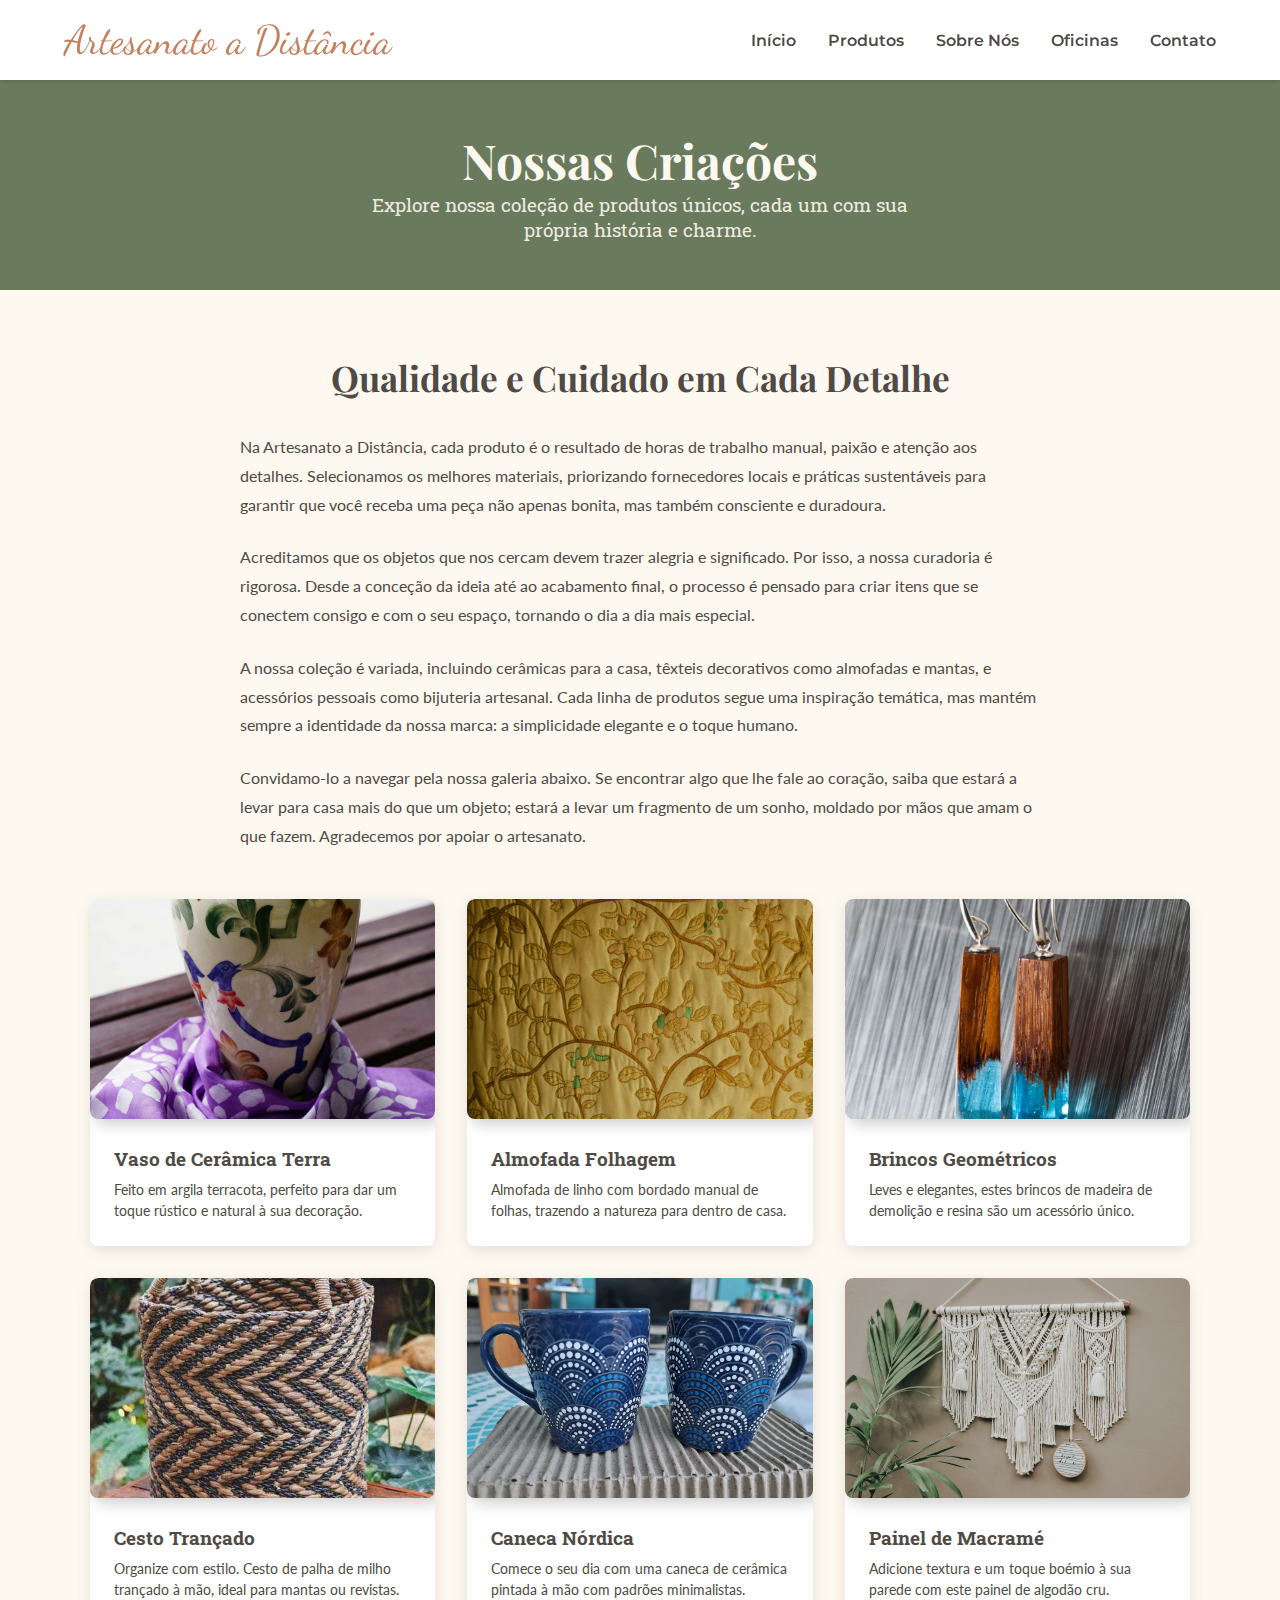
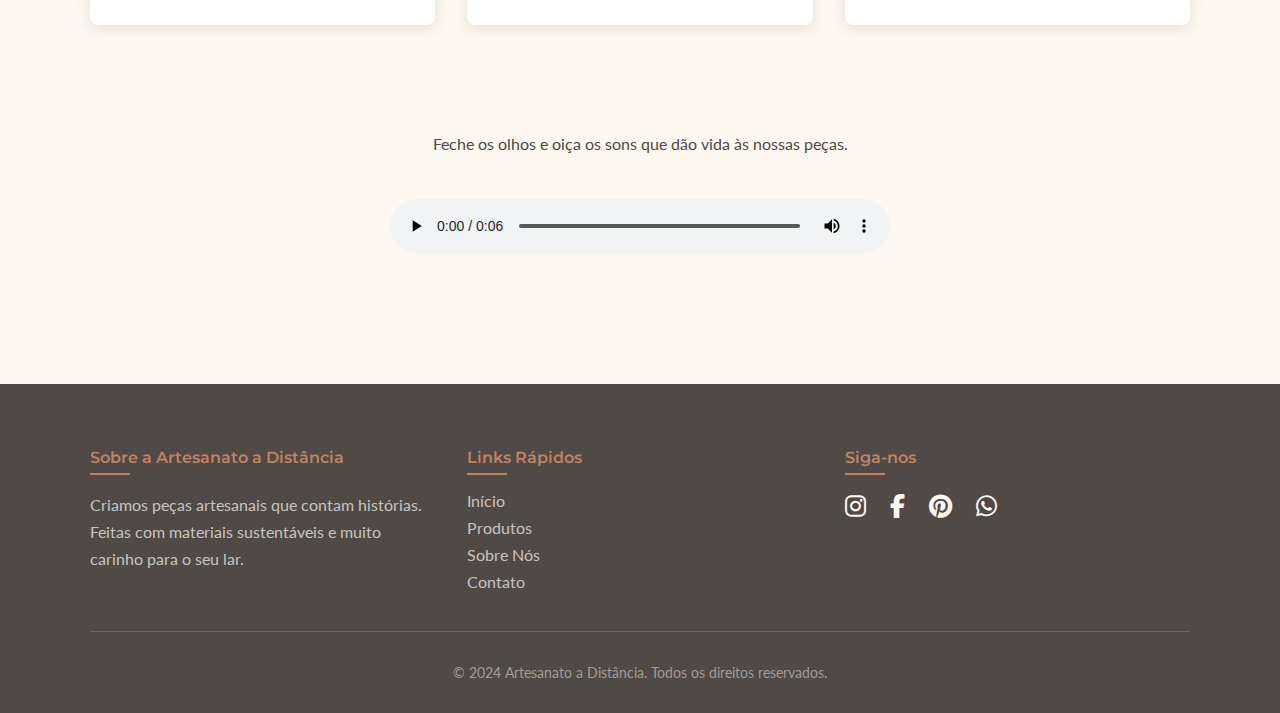
<file: paginas/produtos.html>
<!DOCTYPE html>
<html lang="pt-BR">


<head>
    <meta charset="UTF-8">
    <meta name="viewport" content="width=device-width, initial-scale=1.0">
    
    
    <title>Produtos - Artesanato</title>
    
    <link rel="stylesheet" href="../estilos/style.css"> 
    <link rel="stylesheet" href="https://cdnjs.cloudflare.com/ajax/libs/font-awesome/6.5.1/css/all.min.css" ... >


    <link rel="icon" type="image/png" href="../imagens/logo.jpg">


</head>
<body>

    <header>
        <nav>
            <a href="../index.html" class="logo">Artesanato a Distância</a> 
            <ul>  
                <li><a href="../index.html">Início</a></li> 
                <li><a href="produtos.html">Produtos</a></li> 
                <li><a href="sobre.html">Sobre Nós</a></li>
                <li><a href="oficinas.html">Oficinas</a></li>
                <li><a href="contato.html">Contato</a></li>
            </ul>
        </nav>
    </header>


    <main>
        <div class="pagina-cabecalho">
            <div class="container">
                <h1>Nossas Criações</h1>
                <p>Explore nossa coleção de produtos únicos, cada um com sua própria história e charme.</p>
            </div>
        </div>

        <section class="secao-conteudo">
            <div class="container">
                
                <h2>Qualidade e Cuidado em Cada Detalhe</h2>
                <p>Na Artesanato a Distância, cada produto é o resultado de horas de trabalho manual, paixão e atenção aos detalhes. Selecionamos os melhores materiais, priorizando fornecedores locais e práticas sustentáveis para garantir que você receba uma peça não apenas bonita, mas também consciente e duradoura.</p>
                <p>Acreditamos que os objetos que nos cercam devem trazer alegria e significado. Por isso, a nossa curadoria é rigorosa. Desde a conceção da ideia até ao acabamento final, o processo é pensado para criar itens que se conectem consigo e com o seu espaço, tornando o dia a dia mais especial.</p>
                <p>A nossa coleção é variada, incluindo cerâmicas para a casa, têxteis decorativos como almofadas e mantas, e acessórios pessoais como bijuteria artesanal. Cada linha de produtos segue uma inspiração temática, mas mantém sempre a identidade da nossa marca: a simplicidade elegante e o toque humano.</p>
                <p>Convidamo-lo a navegar pela nossa galeria abaixo. Se encontrar algo que lhe fale ao coração, saiba que estará a levar para casa mais do que um objeto; estará a levar um fragmento de um sonho, moldado por mãos que amam o que fazem. Agradecemos por apoiar o artesanato.</p>

                <div class="galeria-grid">
                    
                    <div class="galeria-item">
                        <img src="../imagens/vaso ceramica.jpg">
                        <div class="galeria-texto">
                            <h3>Vaso de Cerâmica Terra</h3>
                            <p>Feito em argila terracota, perfeito para dar um toque rústico e natural à sua decoração.</p>
                        </div>
                    </div>

                    <div class="galeria-item">
                        <img src="../imagens/almofada.jpg">
                        <div class="galeria-texto">
                            <h3>Almofada Folhagem</h3>
                            <p>Almofada de linho com bordado manual de folhas, trazendo a natureza para dentro de casa.</p>
                        </div>
                    </div>

                    <div class="galeria-item">
                        <img src="../imagens/brincos madera.jpg">
                        <div class="galeria-texto">
                            <h3>Brincos Geométricos</h3>
                            <p>Leves e elegantes, estes brincos de madeira de demolição e resina são um acessório único.</p>
                        </div>
                    </div>

                    <div class="galeria-item">
                        <img src="../imagens/cesto palha.jpg">
                        <div class="galeria-texto">
                            <h3>Cesto Trançado</h3>
                            <p>Organize com estilo. Cesto de palha de milho trançado à mão, ideal para mantas ou revistas.</p>
                        </div>
                    </div>

                    <div class="galeria-item">
                        <img src="../imagens/caneca pintada.jpg">
                        <div class="galeria-texto">
                            <h3>Caneca Nórdica</h3>
                            <p>Comece o seu dia com uma caneca de cerâmica pintada à mão com padrões minimalistas.</p>
                        </div>
                    </div>

                    <div class="galeria-item">
                        <img src="../imagens/macrame parede.jpg">
                        <div class="galeria-texto">
                            <h3>Painel de Macramé</h3>
                            <p>Adicione textura e um toque boémio à sua parede com este painel de algodão cru.</p>
                        </div>
                    </div>
                </div>

                <div class="media-container">
                    <h3>Sons da Oficina</h3>
                    <p>Feche os olhos e oiça os sons que dão vida às nossas peças.</p>
                    <audio controls>
                        <source src="../mideas/som artesanato.mp3" type="audio/mpeg">
                        O seu navegador não suporta a tag de áudio.
                    </audio>
                </div>
            </div>
        </section>
    </main>


    <footer>
        <div class="container">
            <div class="footer-grid">
                <div class="footer-col">
                    <h4>Sobre a Artesanato a Distância</h4>
                    <p>Criamos peças artesanais que contam histórias. Feitas com materiais sustentáveis e muito carinho para o seu lar.</p>
                </div>

                <div class="footer-col">
                    <h4>Links Rápidos</h4>
                    <ul>
                        <li><a href="index.html">Início</a></li>
                        <li><a href="paginas/produtos.html">Produtos</a></li>
                        <li><a href="paginas/sobre.html">Sobre Nós</a></li>
                        <li><a href="paginas/contato.html">Contato</a></li>
                    </ul>
                </div>

                <div class="footer-col">
                    <h4>Siga-nos</h4>
                    <div class="social-icons">
                        <a href="#" aria-label="Instagram"><i class="fa-brands fa-instagram"></i></a>
                        <a href="#" aria-label="Facebook"><i class="fa-brands fa-facebook-f"></i></a>
                        <a href="#" aria-label="Pinterest"><i class="fa-brands fa-pinterest"></i></a>
                        <a href="#" aria-label="WhatsApp"><i class="fa-brands fa-whatsapp"></i></a>
                    </div>
                </div>
            </div>
            <div class="footer-copy">
                <p>&copy; 2024 Artesanato a Distância. Todos os direitos reservados.</p>
            </div>
        </div>
    </footer>

</body>
</html>
</file>
<file: estilos/style.css>
@import url('https://fonts.googleapis.com/css2?family=Playfair+Display:wght@700&family=Montserrat:wght@400;600&family=Lato:wght@400;700&family=Dancing+Script:wght@500&family=Roboto+Slab:wght@300&display=swap');


:root {
   
    --cor-fundo: #fdf8f0;      
    --cor-texto: #4f4a45;      
    --cor-destaque: #c08261;    
    --cor-menu-branco: #ffffff;
    --cor-detalhes: #6a7a5c;   

    /* Fontes */
    --fonte-logo: 'Dancing Script', cursive;
    --fonte-titulos: 'Playfair Display', serif;
    --fonte-subtitulos: 'Roboto Slab', serif;
    --fonte-corpo: 'Lato', sans-serif;
    --fonte-menu: 'Montserrat', sans-serif;
}

* {
    margin: 0;
    padding: 0;
    box-sizing: border-box;
}

body {
    font-family: var(--fonte-corpo);
    background-color: var(--cor-fundo);
    color: var(--cor-texto);
}



header {
    background-color: var(--cor-menu-branco);
    padding: 1rem 0; 
    box-shadow: 0 2px 5px rgba(0, 0, 0, 0.1); 
    position: sticky; 
    top: 0;
    z-index: 100; 
}

nav {
    width: 90%;
    max-width: 1200px;
    margin: 0 auto; 
    display: flex; 
    justify-content: space-between; 
    align-items: center; 
}

.logo {
    font-family: var(--fonte-logo);
    font-size: 2.5rem;
    color: var(--cor-destaque);
    text-decoration: none;
}

nav ul {
    list-style: none; 
    display: flex;
    gap: 2rem; 
}

nav ul li a {
    font-family: var(--fonte-menu);
    color: var(--cor-texto);
    text-decoration: none;
    font-weight: 600;
    font-size: 1rem;
    transition: color 0.3s ease; 
}

nav ul li a:hover {
    color: var(--cor-destaque);
}



.banner {
    height: 70vh; 
    
    background-image: linear-gradient(rgba(0, 0, 0, 0.4), rgba(0, 0, 0, 0.4)), url('../imagens/banner-bg.jpg');
    
    background-size: cover; 
    background-position: center; 

    display: flex;
    justify-content: center;
    align-items: center;
    text-align: center;
    color: white; 
}

.banner-texto h1 {
    font-family: var(--fonte-titulos);
    font-size: 3.5rem;
    margin-bottom: 1rem;
}

.banner-texto h1, .banner-texto p {
    text-shadow: 2px 2px 5px rgba(0, 0, 0, 0.8);
}

.banner-texto {
    display: flex;
    flex-direction: column; 
    align-items: center;   
    padding: 0 2rem;
}



.secao-destaques {
    background-color: var(--cor-detalhes); 
    padding: 4rem 0; 
}

.container {
    width: 90%;
    max-width: 1100px;
    margin: 0 auto;
}

.secao-destaques h2 {
    font-family: var(--fonte-titulos);
    text-align: center; 
    font-size: 2.5rem;
    margin-bottom: 3rem;
    color: var(--cor-fundo); 
}


.conteudo-flex {
    display: flex;
    gap: 3rem; 
    align-items: center; 
    margin-bottom: 3rem;
}

.conteudo-flex .texto, .conteudo-flex .imagem {
    flex: 1; 
}

.secao-destaques p {
    color: var(--cor-fundo); 
    font-family: var(--fonte-subtitulos);
    line-height: 1.7; 
}

img {
    width: 100%;
    height: auto;
    border-radius: 8px; 
    box-shadow: 5px 5px 15px rgba(0, 0, 0, 0.2);
}

figcaption {
    text-align: center;
    margin-top: 0.5rem;
    font-style: italic;
    color: var(--cor-fundo);
    opacity: 0.8;
}

.media-container {
    text-align: center;
    margin-top: 4rem;
}

.media-container h3 {
    font-family: var(--fonte-subtitulos);
    color: var(--cor-fundo);
    margin-bottom: 1rem;
}

video {
    max-width: 100%;
    border-radius: 8px;
    border: 5px solid var(--cor-fundo);
}



footer {
    background-color: var(--cor-texto); 
    color: var(--cor-fundo); 
    padding: 4rem 0 2rem 0; 
    margin-top: 4rem; 
}

.footer-grid {
    display: grid;
    grid-template-columns: repeat(auto-fit, minmax(250px, 1fr));
    gap: 2rem; 
    margin-bottom: 2rem;
}

.footer-col h4 {
    font-family: var(--fonte-menu);
    font-weight: 600;
    color: var(--cor-destaque); 
    margin-bottom: 1rem;
    position: relative;
    padding-bottom: 0.5rem;
}

.footer-col h4::after {
    content: '';
    position: absolute;
    bottom: 0;
    left: 0;
    width: 40px;
    height: 2px;
    background-color: var(--cor-destaque);
}

.footer-col p {
    color: #c7c4c0; 
    line-height: 1.7;
}

.footer-col ul {
    list-style: none; 
}

.footer-col ul li a {
    color: #c7c4c0;
    text-decoration: none;
    display: block;
    margin-bottom: 0.5rem;
    transition: all 0.3s ease;
}

.footer-col ul li a:hover {
    color: var(--cor-menu-branco);
    transform: translateX(5px); 
}

.social-icons {
    display: flex;
    gap: 1.5rem; 
}

.social-icons a {
    color: var(--cor-fundo);
    font-size: 1.5rem; 
    transition: all 0.3s ease;
}

.social-icons a:hover {
    color: var(--cor-destaque);
    transform: translateY(-3px); 
}


.footer-copy {
    text-align: center;
    padding-top: 2rem;
    border-top: 1px solid #6b6662; 
    margin-top: 2rem;
}

.footer-copy p {
    color: #a09c98;
    font-size: 0.9rem;
}


.pagina-cabecalho {
    background-color: var(--cor-detalhes); 
    padding: 3rem 0;
    text-align: center;
    color: var(--cor-fundo);
}
.pagina-cabecalho h1 {
    font-family: var(--fonte-titulos);
    font-size: 3rem;
}
.pagina-cabecalho p {
    font-family: var(--fonte-subtitulos);
    font-size: 1.2rem;
    max-width: 600px;
    margin: 0 auto; 
    opacity: 0.9;
}

.secao-conteudo {
    padding: 4rem 0;
}
.secao-conteudo h2 {
    font-family: var(--fonte-titulos);
    font-size: 2.2rem;
    color: var(--cor-texto);
    text-align: center;
    margin-bottom: 2rem;
}
.secao-conteudo p {
    max-width: 800px;
    margin-left: auto;
    margin-right: auto;
    margin-bottom: 1.5rem;
    line-height: 1.8;
}

.galeria-grid {
    display: grid;
    grid-template-columns: repeat(auto-fit, minmax(300px, 1fr));
    gap: 2rem;
    margin-top: 3rem;
}

.galeria-item {
    background-color: var(--cor-menu-branco);
    border-radius: 8px;
    overflow: hidden; 
    box-shadow: 0 4px 15px rgba(0,0,0,0.1);
    transition: transform 0.3s ease, box-shadow 0.3s ease;
}
.galeria-item:hover {
    transform: translateY(-5px); 
    box-shadow: 0 8px 25px rgba(0,0,0,0.15);
}

.galeria-item img {
    width: 100%;
    height: 220px;
    object-fit: cover; 
}

.galeria-texto {
    padding: 1.5rem;
}
.galeria-texto h3 {
    font-family: var(--fonte-subtitulos);
    color: var(--cor-texto);
    margin-bottom: 0.5rem;
}
.galeria-texto p {
    font-size: 0.9rem;
    line-height: 1.5;
    margin: 0; 
}

audio {
    width: 100%;
    max-width: 500px;
    margin-top: 1rem;
}




.listas-container {
    display: grid;
    grid-template-columns: repeat(auto-fit, minmax(350px, 1fr));
    gap: 2rem;
    margin-top: 3rem;
}

.lista-estilizada {
    background-color: var(--cor-fundo);
    padding: 1.5rem;
    border-radius: 8px;
    border-left: 5px solid var(--cor-destaque);
    box-shadow: 0 4px 15px rgba(0,0,0,0.07);
}

.lista-estilizada h3 {
    font-family: var(--fonte-subtitulos);
    color: var(--cor-texto);
    margin-bottom: 1rem;
}

.lista-estilizada ul, .lista-estilizada ol {
    padding-left: 20px;
}

.lista-estilizada li {
    margin-bottom: 0.75rem;
    color: var(--cor-texto);
}

.lista-estilizada ul li::marker {
    content: '🎨 ';
    font-size: 1rem;
}

.lista-estilizada ol {
    list-style-type: none;
    counter-reset: minha-lista-ordenada;
}

.lista-estilizada ol li::before {
    counter-increment: minha-lista-ordenada;
    content: counter(minha-lista-ordenada) ". ";
    color: var(--cor-destaque);
    font-weight: bold;
    font-family: var(--fonte-menu);
    margin-right: 0.5rem;
}




.formulario-contato {
    background-color: var(--cor-fundo);
    padding: 2.5rem;
    border-radius: 8px;
    box-shadow: 0 5px 25px rgba(0,0,0,0.1);
    margin-top: 3rem;
}

fieldset {
    border: 2px solid #e0ddd9;
    padding: 1.5rem 2rem;
    border-radius: 8px;
    margin-bottom: 2rem;
}

legend {
    font-family: var(--fonte-titulos);
    font-size: 1.5rem;
    color: var(--cor-destaque);
    padding: 0 0.5rem; 
}

.campo {
    margin-bottom: 1.25rem;
    display: flex;
    flex-direction: column;
}

.campo label {
    margin-bottom: 0.5rem;
    font-weight: 600;
    font-family: var(--fonte-menu);
    color: var(--cor-texto);
}

.campo input[type="text"],
.campo input[type="email"],
.campo input[type="password"],
.campo input[type="tel"],
.campo input[type="date"],
.campo input[type="number"],
.campo input[type="url"],
.campo select,
.campo textarea {
    width: 100%;
    padding: 0.8rem;
    border-radius: 5px;
    border: 1px solid #ccc;
    background-color: #fff;
    font-family: var(--fonte-corpo);
    font-size: 1rem;
    transition: border-color 0.3s ease, box-shadow 0.3s ease;
}

.campo input:focus, .campo select:focus, .campo textarea:focus {
    outline: none;
    border-color: var(--cor-destaque);
    box-shadow: 0 0 5px rgba(192, 130, 97, 0.5);
}

.grupo-opcoes {
    display: flex;
    gap: 1.5rem;
    align-items: center;
}

.grupo-opcoes label {
    margin-bottom: 0;
    font-weight: normal;
}

.botao-enviar {
    background-color: var(--cor-destaque);
    color: white;
    padding: 1rem 2.5rem;
    border: none;
    border-radius: 5px;
    font-family: var(--fonte-menu);
    font-weight: 600;
    font-size: 1.1rem;
    cursor: pointer;
    display: block; 
    margin: 1rem auto 0 auto;
    transition: background-color 0.3s ease, transform 0.3s ease;
}
.botao-enviar:hover {
    background-color: var(--cor-texto);
    transform: translateY(-3px);
}


.conteudo-flex.reverso {
    flex-direction: row-reverse;
}
@media (max-width: 768px) {
    .conteudo-flex, .conteudo-flex.reverso {
        flex-direction: column; 
    }
}
</file>
